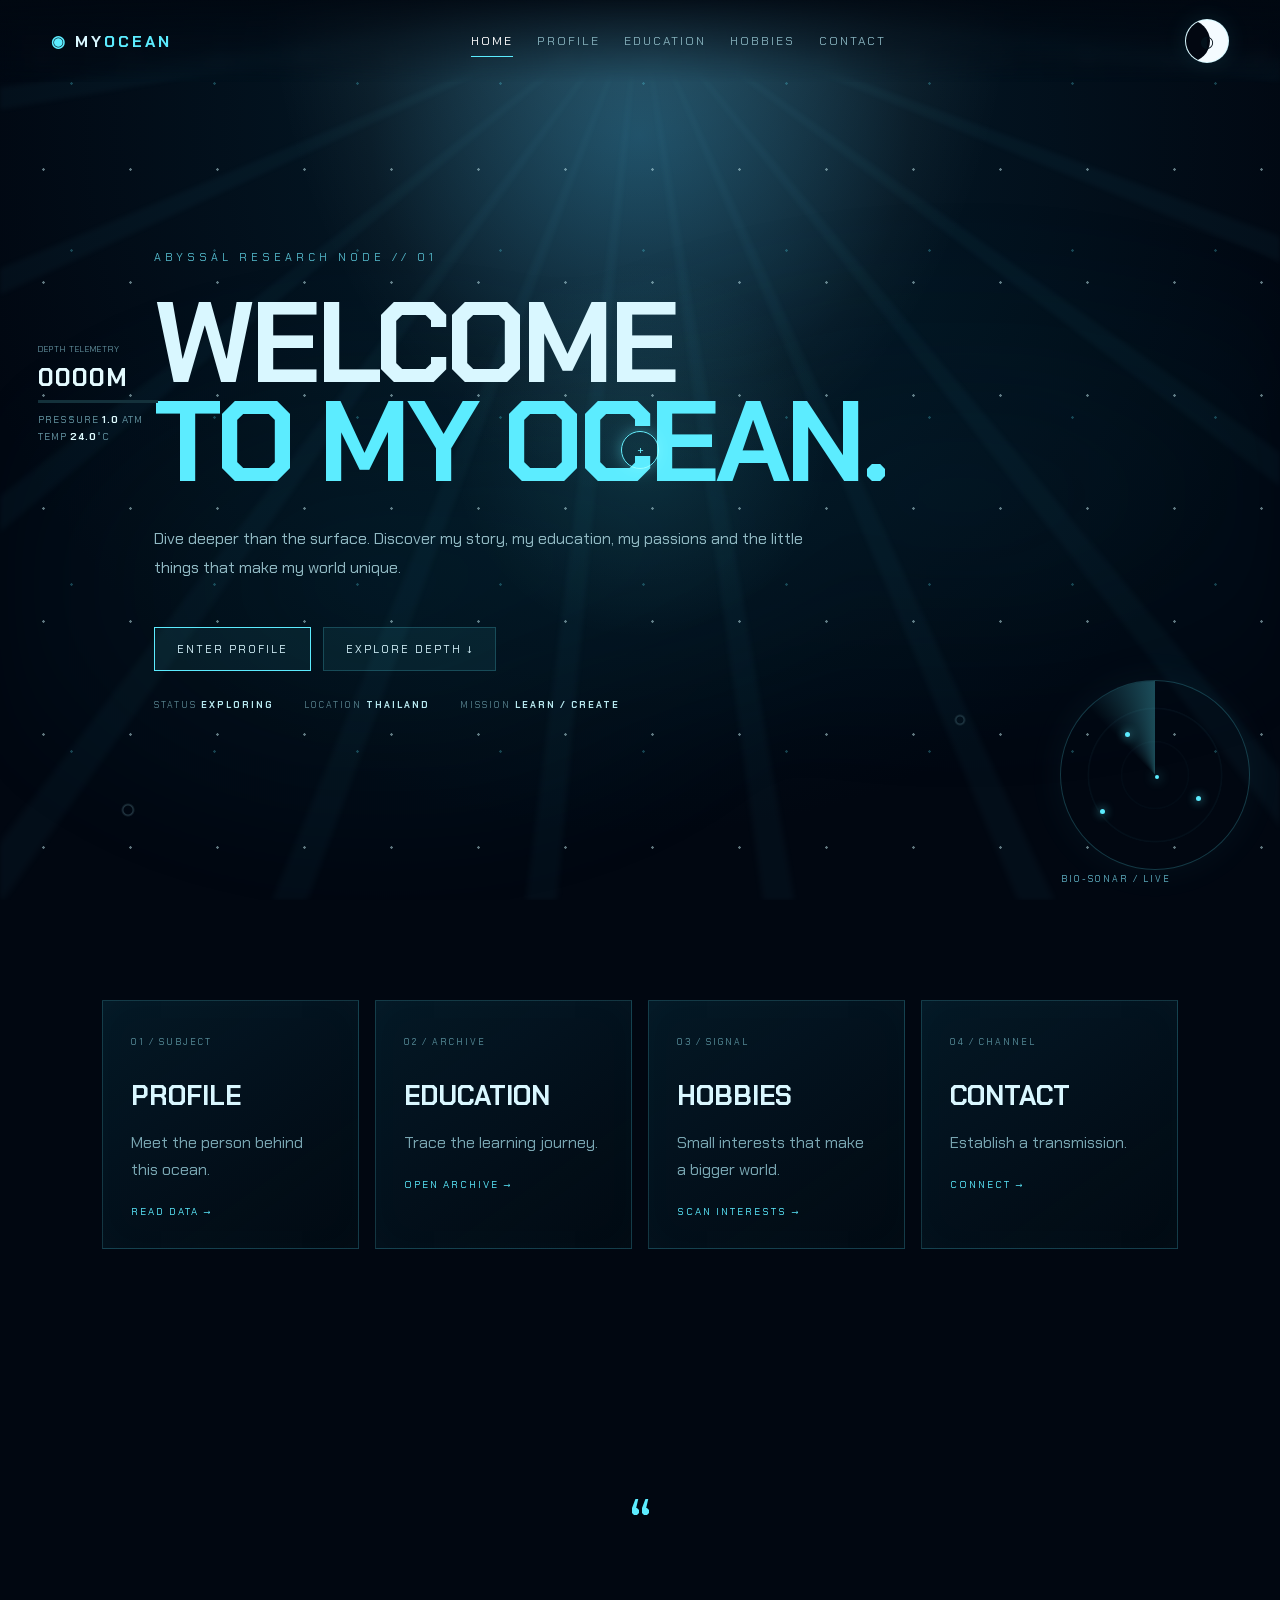
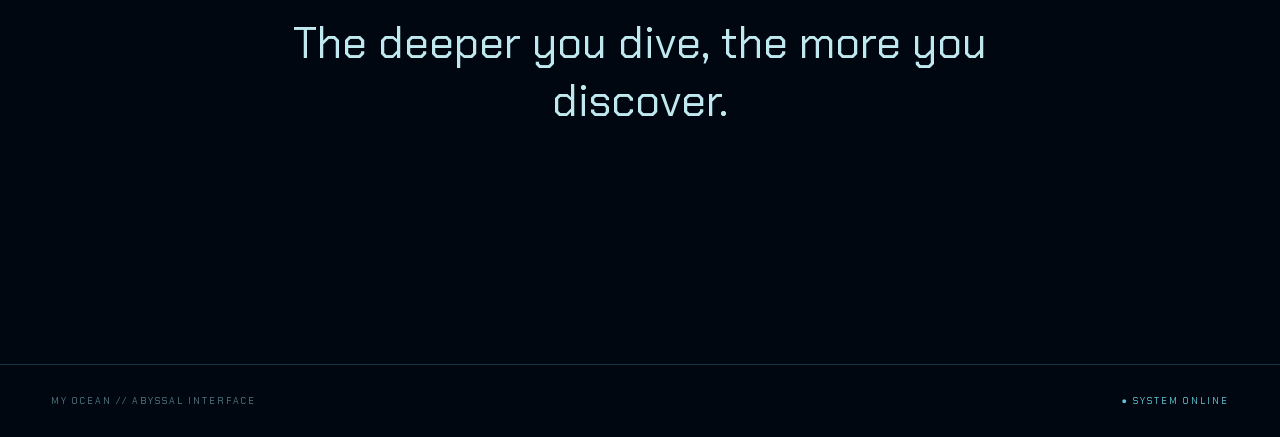
<file: index.html>
<!doctype html>
<html lang="th">
<head>
  <meta charset="utf-8">
  <meta name="viewport" content="width=device-width,initial-scale=1">
  <meta name="theme-color" content="#020812">
  <title>MY OCEAN // ABYSSAL INTERFACE</title>
  <link rel="stylesheet" href="style.css">
  <script src="script.js" defer></script>
</head>

<body class="home-page" data-page="HOME">

<div class="loader" aria-hidden="true">
  <div class="loader-noise"></div>

  <div class="loader-core">
    <div class="sonar-loader"><i></i></div>

    <b class="loader-symbol">◈</b>

    <div class="loader-title">MY OCEAN</div>

    <div class="loader-subtitle">
      ABYSSAL INTERFACE / INITIALIZING
    </div>

    <div class="loader-progress">
      <span></span>
    </div>

    <div class="loader-readout">
      <span id="loadPct">000%</span>
      <span id="loadDepth">DEPTH 0000M</span>
    </div>

    <div class="loader-status" id="loadStatus">
      CALIBRATING SONAR...
    </div>
  </div>
</div>

<div class="cursor">
  <div class="cursor-ring"></div>
  <span>+</span>
</div>

<div class="click-layer"></div>

<div class="ocean-world">

  <div class="sunbeams"></div>
  <div class="water-light"></div>
  <div class="deep-fog"></div>
  <div class="marine-snow"></div>
  <div class="bubbles"></div>

  <!-- สิ่งมีชีวิต -->
  <div class="life" aria-hidden="true"></div>
  <div class="large-entity"></div>

  <!-- SONAR -->
  <div class="sonar">
    <div class="sonar-sweep"></div>
    <i class="blip b1"></i>
    <i class="blip b2"></i>
    <i class="blip b3"></i>
    <span class="sonar-label">BIO-SONAR / LIVE</span>
  </div>

  <!-- SCI-FI -->
  <div class="tech-grid"></div>
  <div class="circuits"></div>

</div>

<header>

  <a class="brand" href="index.html">
    <span>◉</span> MY<span>OCEAN</span>
  </a>

  <nav>
    <a class="active" href="index.html">HOME</a>
    <a href="profile.html">PROFILE</a>
    <a href="education.html">EDUCATION</a>
    <a href="hobby.html">HOBBIES</a>
    <a href="contact.html">CONTACT</a>
  </nav>

  <button class="mode" id="themeButton" aria-label="Toggle mode">
    <span></span>
  </button>

</header>

<aside class="depth">

  <small>DEPTH TELEMETRY</small>

  <strong id="depthValue">0000M</strong>

  <div class="depth-track">
    <i></i>
  </div>

  <div class="depth-meta">
    <span>
      PRESSURE <b id="pressure">1.0</b> ATM
    </span>

    <span>
      TEMP <b id="temp">24.0</b>°C
    </span>
  </div>

</aside>

<main>

<section class="hero">

  <p class="eyebrow">
    ABYSSAL RESEARCH NODE // 01
  </p>

  <h1>
    WELCOME<br>
    <span>TO MY OCEAN.</span>
  </h1>

  <p class="lead">
    Dive deeper than the surface.
    Discover my story, my education,
    my passions and the little things
    that make my world unique.
  </p>

  <div class="actions">

    <a class="btn" href="profile.html">
      ENTER PROFILE
    </a>

    <a class="btn ghost" href="#explore">
      EXPLORE DEPTH ↓
    </a>

  </div>

  <div class="telemetry">

    <span>
      STATUS <b>EXPLORING</b>
    </span>

    <span>
      LOCATION <b>THAILAND</b>
    </span>

    <span>
      MISSION <b>LEARN / CREATE</b>
    </span>

  </div>

</section>

<section id="explore" class="cards">

  <article class="ocean-card">
    <small>01 / SUBJECT</small>
    <h2>PROFILE</h2>
    <p>Meet the person behind this ocean.</p>
    <a href="profile.html">READ DATA →</a>
  </article>

  <article class="ocean-card">
    <small>02 / ARCHIVE</small>
    <h2>EDUCATION</h2>
    <p>Trace the learning journey.</p>
    <a href="education.html">OPEN ARCHIVE →</a>
  </article>

  <article class="ocean-card">
    <small>03 / SIGNAL</small>
    <h2>HOBBIES</h2>
    <p>Small interests that make a bigger world.</p>
    <a href="hobby.html">SCAN INTERESTS →</a>
  </article>

  <article class="ocean-card">
    <small>04 / CHANNEL</small>
    <h2>CONTACT</h2>
    <p>Establish a transmission.</p>
    <a href="contact.html">CONNECT →</a>
  </article>

</section>

<section class="quote">
  <span>“</span>
  <p>The deeper you dive, the more you discover.</p>
</section>

</main>

<footer>
  MY OCEAN // ABYSSAL INTERFACE
  <span>● SYSTEM ONLINE</span>
</footer>

</body>
</html>
</file>
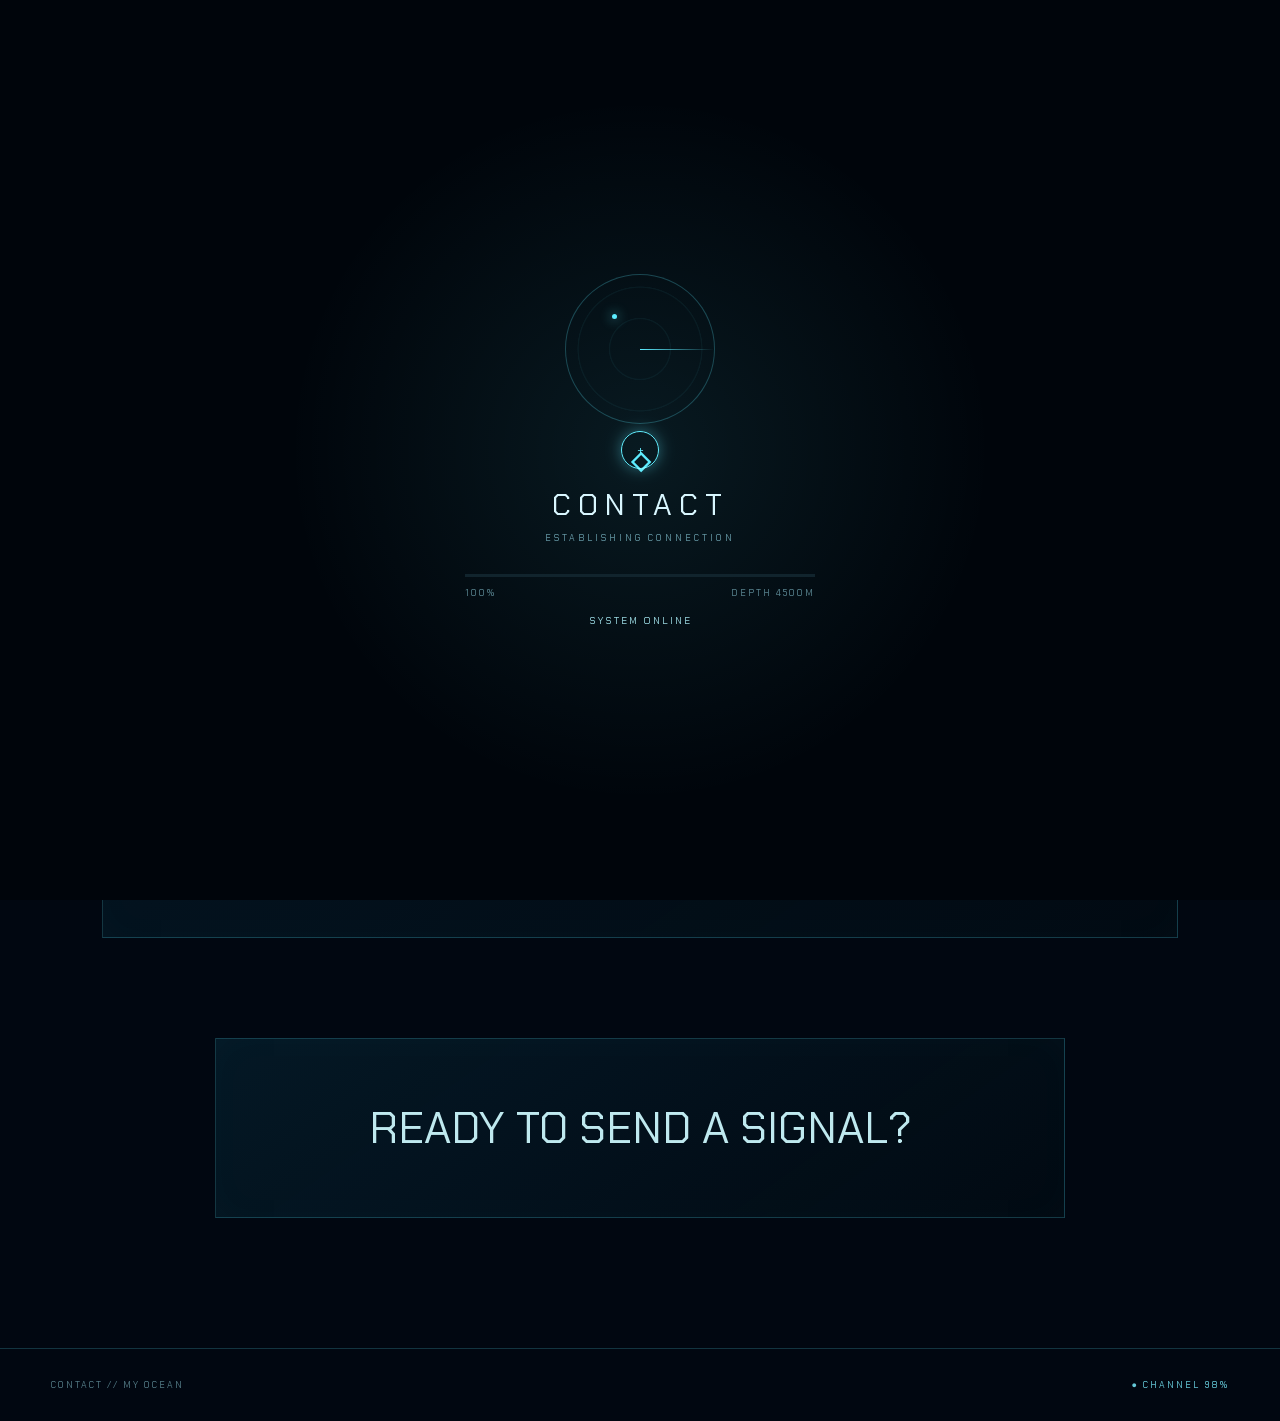
<file: contact.html>
<!doctype html>
<html lang="th">
<head>
  <meta charset="utf-8">
  <meta name="viewport" content="width=device-width,initial-scale=1">
  <title>CONTACT // MY OCEAN</title>
  <link rel="stylesheet" href="style.css">
  <script src="script.js" defer></script>
</head>

<body data-page="CONTACT">

<div class="loader">
  <div class="loader-core">

    <div class="sonar-loader"><i></i></div>

    <b class="loader-symbol">◇</b>

    <div class="loader-title">CONTACT</div>

    <div class="loader-subtitle">
      ESTABLISHING CONNECTION
    </div>

    <div class="loader-progress">
      <span></span>
    </div>

    <div class="loader-readout">
      <span id="loadPct">000%</span>
      <span id="loadDepth">DEPTH 0000M</span>
    </div>

    <div class="loader-status" id="loadStatus">
      OPENING CHANNEL...
    </div>

  </div>
</div>

<div class="cursor">
  <div class="cursor-ring"></div>
  <span>+</span>
</div>

<div class="click-layer"></div>

<div class="ocean-world">

  <div class="sunbeams"></div>
  <div class="water-light"></div>
  <div class="deep-fog"></div>
  <div class="marine-snow"></div>
  <div class="bubbles"></div>

  <div class="life"></div>
  <div class="large-entity"></div>

  <div class="sonar">
    <div class="sonar-sweep"></div>
    <i class="blip b1"></i>
    <i class="blip b2"></i>
    <i class="blip b3"></i>
    <span class="sonar-label">BIO-SONAR / LIVE</span>
  </div>

  <div class="tech-grid"></div>
  <div class="circuits"></div>

</div>

<header>

  <a class="brand" href="index.html">
    <span>◉</span> MY<span>OCEAN</span>
  </a>

  <nav>
    <a href="index.html">HOME</a>
    <a href="profile.html">PROFILE</a>
    <a href="education.html">EDUCATION</a>
    <a href="hobby.html">HOBBIES</a>
    <a class="active" href="contact.html">CONTACT</a>
  </nav>

  <button class="mode" id="themeButton">
    <span></span>
  </button>

</header>

<aside class="depth">

  <small>DEPTH TELEMETRY</small>

  <strong id="depthValue">0000M</strong>

  <div class="depth-track">
    <i></i>
  </div>

  <div class="depth-meta">
    <span>
      PRESSURE <b id="pressure">1.0</b> ATM
    </span>

    <span>
      TEMP <b id="temp">24.0</b>°C
    </span>
  </div>

</aside>

<main>

<section class="page-head">

  <p class="eyebrow">
    TRANSMISSION CONSOLE // 05
  </p>

  <h1>
    LET'S <span>CONNECT.</span>
  </h1>

  <p>
    Open a channel and send a signal across the abyss.
  </p>

</section>

<section class="contact-console panel reveal">

  <div class="console-head">
    <span>● CHANNEL READY</span>
    <b>SECURE TRANSMISSION</b>
  </div>

  <div class="contact-grid">

    <a
      class="contact-card tilt"
      href="mailto:gamhom181154@gmail.com"
    >
      <small>EMAIL</small>

      <h2>
        gamhom181154<br>
        @gmail.com
      </h2>

      <span>SEND TRANSMISSION →</span>
    </a>

    <div class="contact-card tilt">

      <small>PORTFOLIO</small>

      <h2>MY OCEAN</h2>

      <span>ABYSSAL INTERFACE</span>

    </div>

    <div class="contact-card tilt">

      <small>SOCIAL SIGNAL</small>

      <h2>Supitchaya_Butta</h2>

      <span>SIGNAL STRENGTH 98%</span>

    </div>

  </div>

  <div class="signal">

    <div class="signal-wave"></div>

    <div class="bars">
      <i></i>
      <i></i>
      <i></i>
      <i></i>
      <i></i>
      <i></i>
      <i></i>
    </div>

    <b>98%</b>

  </div>

</section>

<section class="quote panel reveal">
  READY TO SEND A SIGNAL?
</section>

</main>

<footer>
  CONTACT // MY OCEAN
  <span>● CHANNEL 98%</span>
</footer>

</body>
</html>
</file>
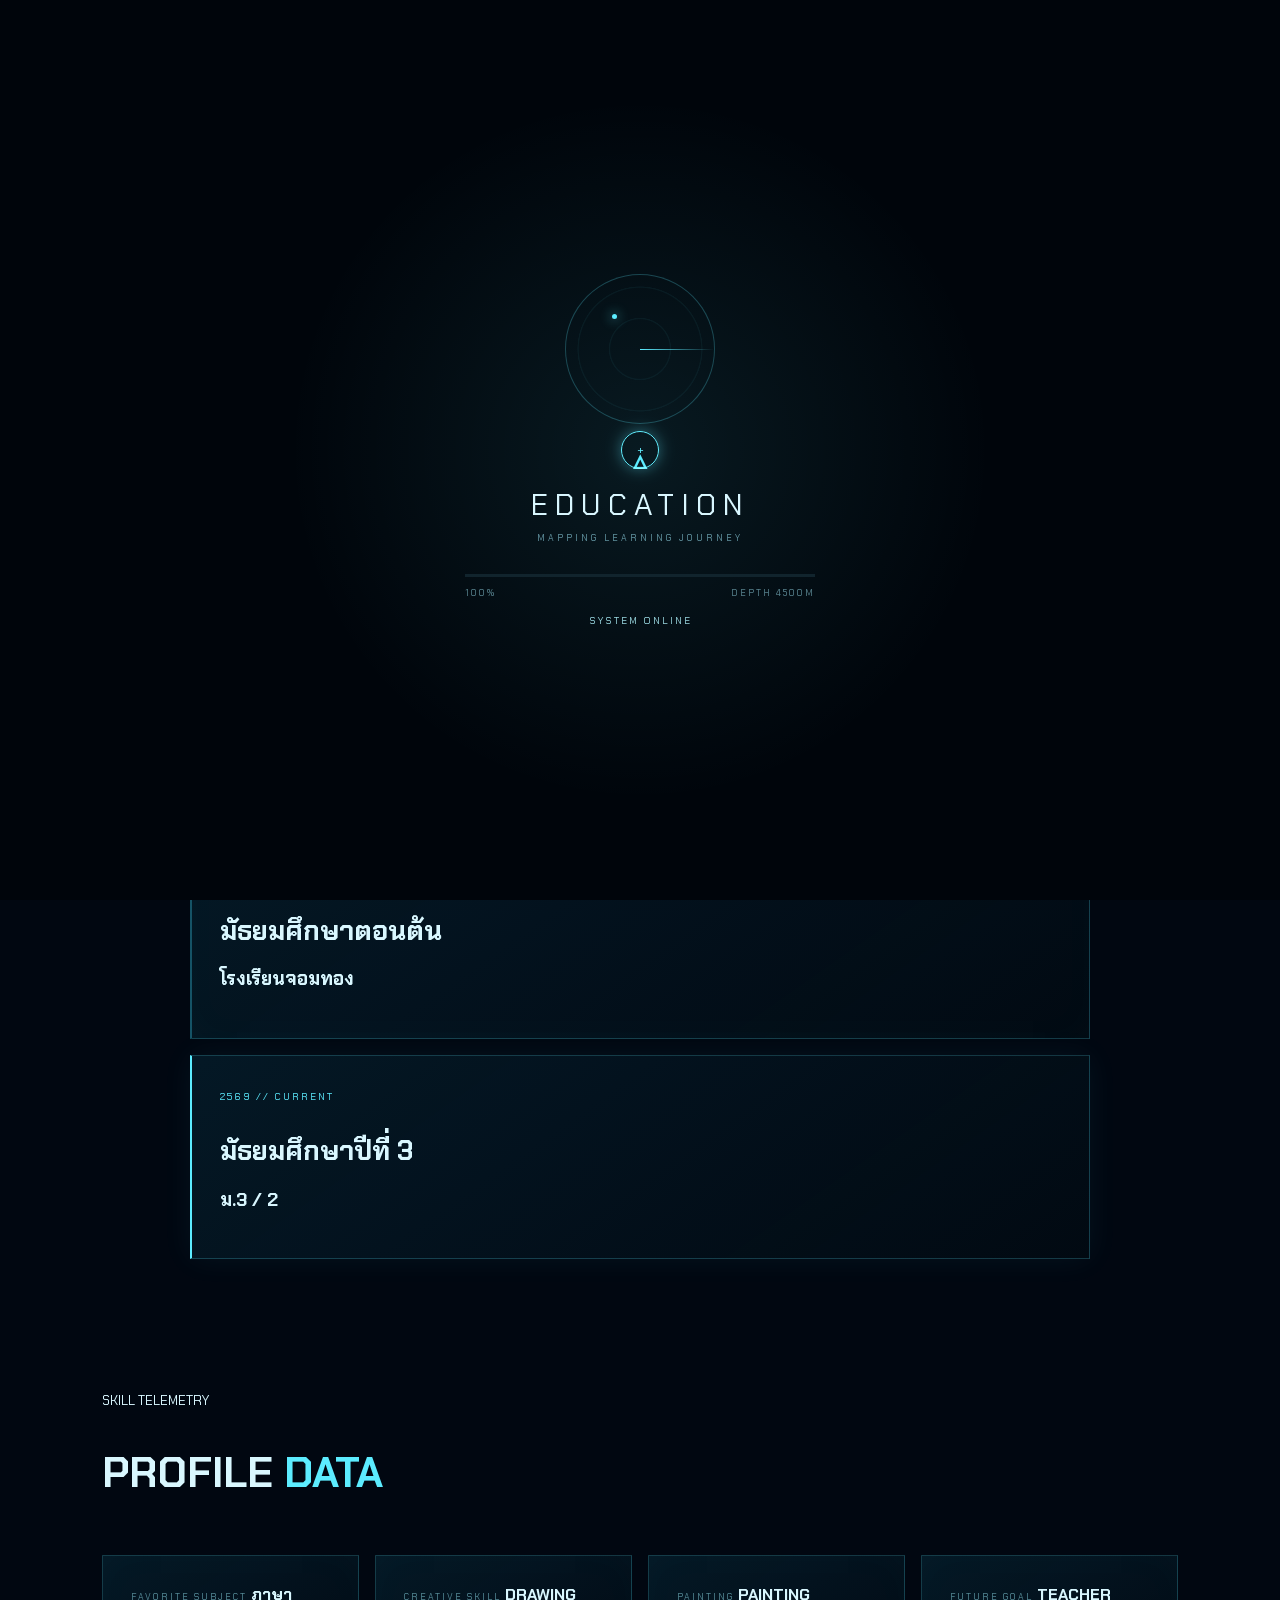
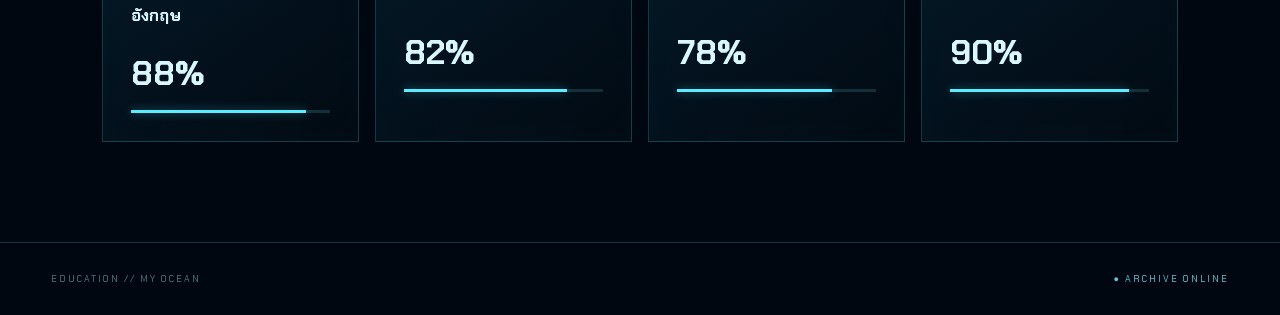
<file: education.html>
<!doctype html>
<html lang="th">
<head>
  <meta charset="utf-8">
  <meta name="viewport" content="width=device-width,initial-scale=1">
  <title>EDUCATION // MY OCEAN</title>
  <link rel="stylesheet" href="style.css">
  <script src="script.js" defer></script>
</head>

<body data-page="EDUCATION">

<div class="loader">
  <div class="loader-core">

    <div class="sonar-loader"><i></i></div>

    <b class="loader-symbol">△</b>

    <div class="loader-title">EDUCATION</div>

    <div class="loader-subtitle">
      MAPPING LEARNING JOURNEY
    </div>

    <div class="loader-progress">
      <span></span>
    </div>

    <div class="loader-readout">
      <span id="loadPct">000%</span>
      <span id="loadDepth">DEPTH 0000M</span>
    </div>

    <div class="loader-status" id="loadStatus">
      LOADING ARCHIVE...
    </div>

  </div>
</div>

<div class="cursor">
  <div class="cursor-ring"></div>
  <span>+</span>
</div>

<div class="click-layer"></div>

<div class="ocean-world">

  <div class="sunbeams"></div>
  <div class="water-light"></div>
  <div class="deep-fog"></div>
  <div class="marine-snow"></div>
  <div class="bubbles"></div>

  <div class="life"></div>
  <div class="large-entity"></div>

  <div class="sonar">
    <div class="sonar-sweep"></div>
    <i class="blip b1"></i>
    <i class="blip b2"></i>
    <i class="blip b3"></i>
    <span class="sonar-label">BIO-SONAR / LIVE</span>
  </div>

  <div class="tech-grid"></div>
  <div class="circuits"></div>

</div>

<header>

  <a class="brand" href="index.html">
    <span>◉</span> MY<span>OCEAN</span>
  </a>

  <nav>
    <a href="index.html">HOME</a>
    <a href="profile.html">PROFILE</a>
    <a class="active" href="education.html">EDUCATION</a>
    <a href="hobby.html">HOBBIES</a>
    <a href="contact.html">CONTACT</a>
  </nav>

  <button class="mode" id="themeButton">
    <span></span>
  </button>

</header>

<aside class="depth">

  <small>DEPTH TELEMETRY</small>

  <strong id="depthValue">0000M</strong>

  <div class="depth-track">
    <i></i>
  </div>

  <div class="depth-meta">
    <span>
      PRESSURE <b id="pressure">1.0</b> ATM
    </span>

    <span>
      TEMP <b id="temp">24.0</b>°C
    </span>
  </div>

</aside>

<main>

<section class="page-head">

  <p class="eyebrow">
    KNOWLEDGE ARCHIVE // 03
  </p>

  <h1>
    MY LEARNING <span>JOURNEY.</span>
  </h1>

  <p>
    Every level is another layer beneath the surface.
  </p>

</section>

<section class="timeline">

  <article class="panel reveal">
    <span>2561 — 2567</span>
    <h2>ประถมศึกษา</h2>
    <h3>โรงเรียนศรีจอมทอง</h3>
  </article>

  <article class="panel reveal">
    <span>2567 — 2568</span>
    <h2>มัธยมศึกษาตอนต้น</h2>
    <h3>โรงเรียนจอมทอง</h3>
  </article>

  <article class="panel current reveal">
    <span>2569 // CURRENT</span>
    <h2>มัธยมศึกษาปีที่ 3</h2>
    <h3>ม.3 / 2</h3>
  </article>

</section>

<section>

  <div class="section-title">

    <small>SKILL TELEMETRY</small>

    <h2>
      PROFILE <span>DATA</span>
    </h2>

  </div>

  <div class="stats">

    <article class="panel">
      <small>FAVORITE SUBJECT</small>
      <b>ภาษาอังกฤษ</b>
      <strong>88%</strong>
      <i style="--v:88%"></i>
    </article>

    <article class="panel">
      <small>CREATIVE SKILL</small>
      <b>DRAWING</b>
      <strong>82%</strong>
      <i style="--v:82%"></i>
    </article>

    <article class="panel">
      <small>PAINTING</small>
      <b>PAINTING</b>
      <strong>78%</strong>
      <i style="--v:78%"></i>
    </article>

    <article class="panel">
      <small>FUTURE GOAL</small>
      <b>TEACHER</b>
      <strong>90%</strong>
      <i style="--v:90%"></i>
    </article>

  </div>

</section>

</main>

<footer>
  EDUCATION // MY OCEAN
  <span>● ARCHIVE ONLINE</span>
</footer>

</body>
</html>
</file>
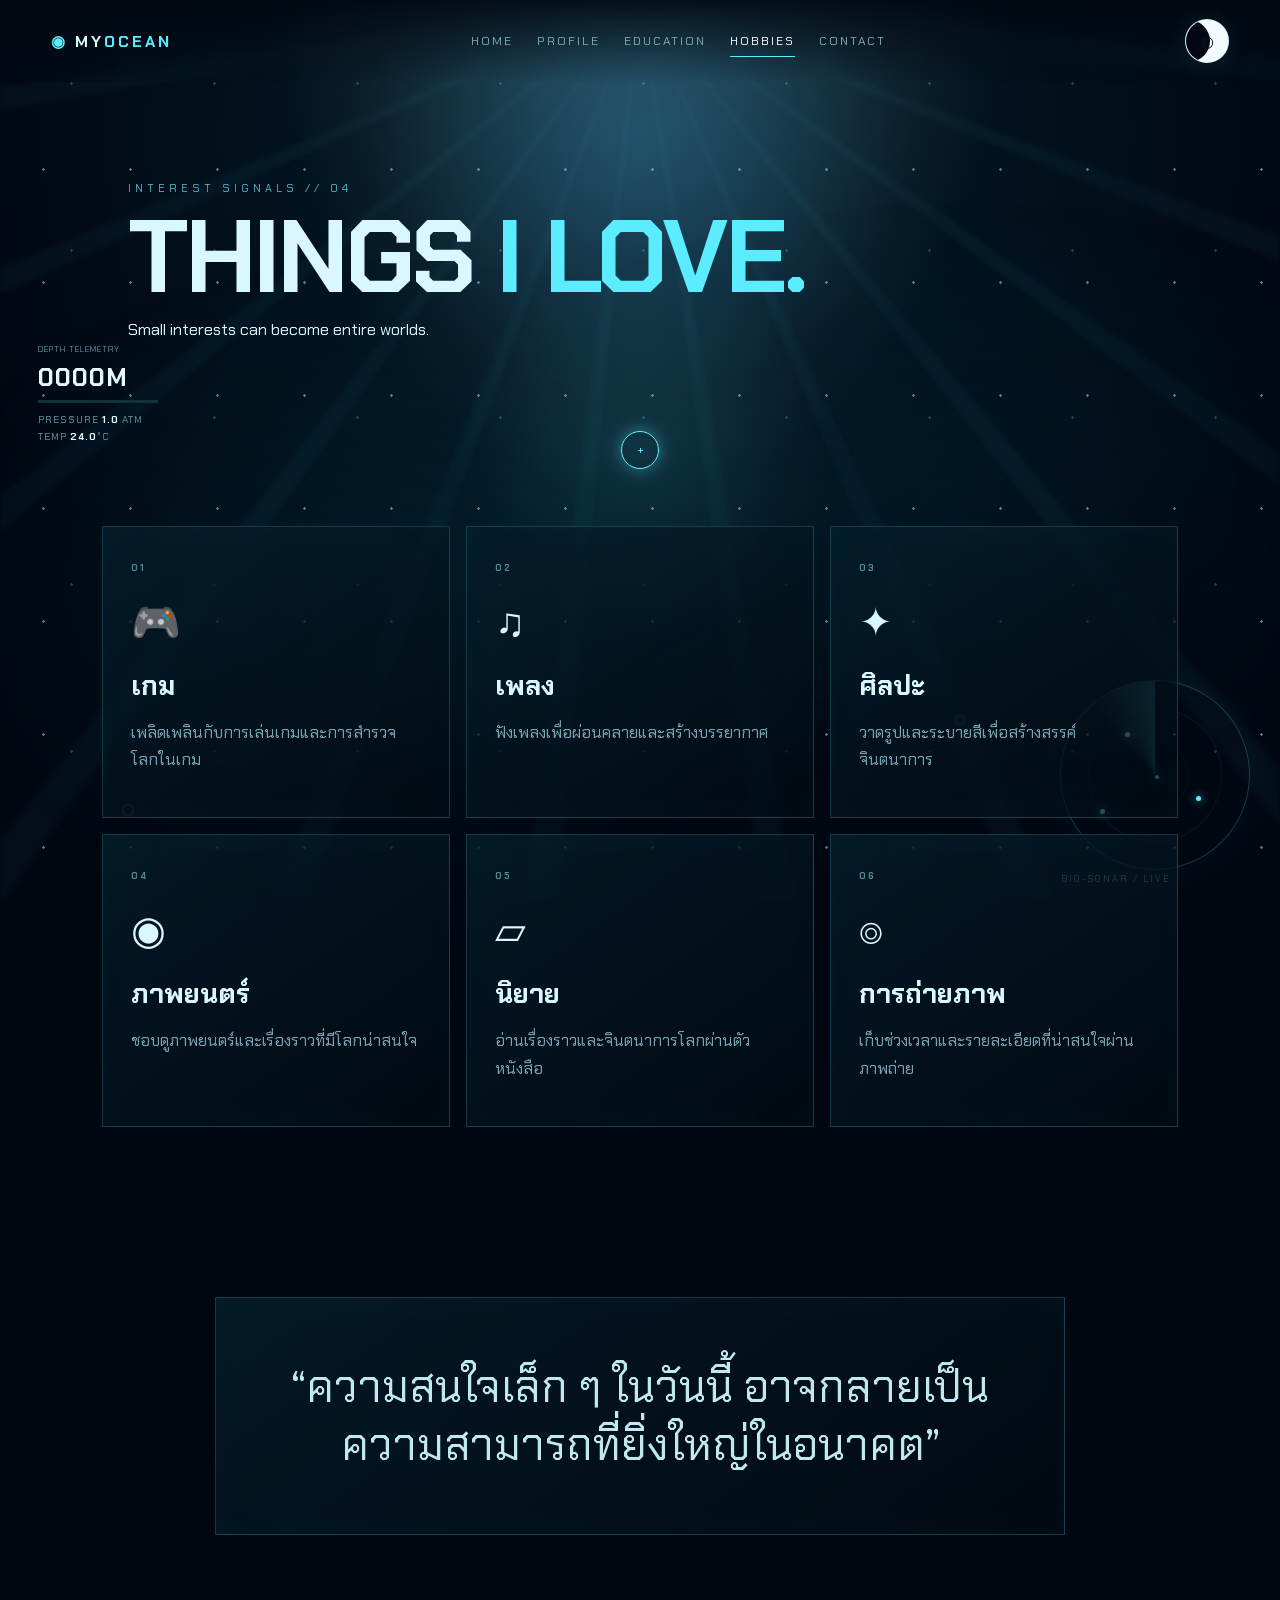
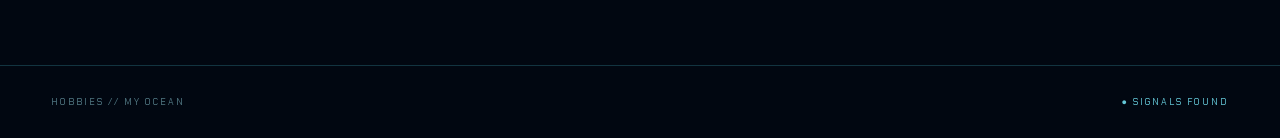
<file: hobbies.html>
<!doctype html>
<html lang="th">
<head>
  <meta charset="utf-8">
  <meta name="viewport" content="width=device-width,initial-scale=1">
  <title>HOBBIES // MY OCEAN</title>
  <link rel="stylesheet" href="style.css">
  <script src="script.js" defer></script>
</head>

<body data-page="HOBBIES">

<div class="loader">
  <div class="loader-core">

    <div class="sonar-loader"><i></i></div>

    <b class="loader-symbol">✦</b>

    <div class="loader-title">HOBBIES</div>

    <div class="loader-subtitle">
      SCANNING INTEREST DATABASE
    </div>

    <div class="loader-progress">
      <span></span>
    </div>

    <div class="loader-readout">
      <span id="loadPct">000%</span>
      <span id="loadDepth">DEPTH 0000M</span>
    </div>

    <div class="loader-status" id="loadStatus">
      SCANNING SIGNALS...
    </div>

  </div>
</div>

<div class="cursor">
  <div class="cursor-ring"></div>
  <span>+</span>
</div>

<div class="click-layer"></div>

<div class="ocean-world">

  <div class="sunbeams"></div>
  <div class="water-light"></div>
  <div class="deep-fog"></div>
  <div class="marine-snow"></div>
  <div class="bubbles"></div>

  <div class="life"></div>
  <div class="large-entity"></div>

  <div class="sonar">
    <div class="sonar-sweep"></div>
    <i class="blip b1"></i>
    <i class="blip b2"></i>
    <i class="blip b3"></i>
    <span class="sonar-label">BIO-SONAR / LIVE</span>
  </div>

  <div class="tech-grid"></div>
  <div class="circuits"></div>

</div>

<header>

  <a class="brand" href="index.html">
    <span>◉</span> MY<span>OCEAN</span>
  </a>

  <nav>
    <a href="index.html">HOME</a>
    <a href="profile.html">PROFILE</a>
    <a href="education.html">EDUCATION</a>
    <a class="active" href="hobby.html">HOBBIES</a>
    <a href="contact.html">CONTACT</a>
  </nav>

  <button class="mode" id="themeButton">
    <span></span>
  </button>

</header>

<aside class="depth">

  <small>DEPTH TELEMETRY</small>

  <strong id="depthValue">0000M</strong>

  <div class="depth-track">
    <i></i>
  </div>

  <div class="depth-meta">
    <span>
      PRESSURE <b id="pressure">1.0</b> ATM
    </span>

    <span>
      TEMP <b id="temp">24.0</b>°C
    </span>
  </div>

</aside>

<main>

<section class="page-head">

  <p class="eyebrow">
    INTEREST SIGNALS // 04
  </p>

  <h1>
    THINGS <span>I LOVE.</span>
  </h1>

  <p>
    Small interests can become entire worlds.
  </p>

</section>

<section class="hobbies">

  <article class="hobby tilt reveal">
    <b>01</b>
    <div>🎮</div>
    <h2>เกม</h2>
    <p>
      เพลิดเพลินกับการเล่นเกมและการสำรวจโลกในเกม
    </p>
  </article>

  <article class="hobby tilt reveal">
    <b>02</b>
    <div>♫</div>
    <h2>เพลง</h2>
    <p>
      ฟังเพลงเพื่อผ่อนคลายและสร้างบรรยากาศ
    </p>
  </article>

  <article class="hobby tilt reveal">
    <b>03</b>
    <div>✦</div>
    <h2>ศิลปะ</h2>
    <p>
      วาดรูปและระบายสีเพื่อสร้างสรรค์จินตนาการ
    </p>
  </article>

  <article class="hobby tilt reveal">
    <b>04</b>
    <div>◉</div>
    <h2>ภาพยนตร์</h2>
    <p>
      ชอบดูภาพยนตร์และเรื่องราวที่มีโลกน่าสนใจ
    </p>
  </article>

  <article class="hobby tilt reveal">
    <b>05</b>
    <div>▱</div>
    <h2>นิยาย</h2>
    <p>
      อ่านเรื่องราวและจินตนาการโลกผ่านตัวหนังสือ
    </p>
  </article>

  <article class="hobby tilt reveal">
    <b>06</b>
    <div>⌾</div>
    <h2>การถ่ายภาพ</h2>
    <p>
      เก็บช่วงเวลาและรายละเอียดที่น่าสนใจผ่านภาพถ่าย
    </p>
  </article>

</section>

<section class="quote panel reveal">
  “ความสนใจเล็ก ๆ ในวันนี้
  อาจกลายเป็นความสามารถที่ยิ่งใหญ่ในอนาคต”
</section>

</main>

<footer>
  HOBBIES // MY OCEAN
  <span>● SIGNALS FOUND</span>
</footer>

</body>
</html>
</file>
<file: style.css>
@import url('https://fonts.googleapis.com/css2?family=Chakra+Petch:wght@300;400;500;600;700&family=Noto+Sans+Thai:wght@300;400;500;600;700&display=swap');

:root{
  --bg:#010711;
  --ink:#d9f7ff;
  --muted:#79a9b8;
  --cyan:#5cecff;
  --cyan2:#159bb7;
  --line:rgba(92,236,255,.2);
  --panel:rgba(2,18,31,.72);
  --mx:50vw;
  --my:50vh;
}

*{
  box-sizing:border-box;
}

html{
  scroll-behavior:smooth;
}

body{
  margin:0;
  background:var(--bg);
  color:var(--ink);
  font-family:'Chakra Petch','Noto Sans Thai',sans-serif;
  min-height:100vh;
  overflow-x:hidden;
}

a{
  color:inherit;
  text-decoration:none;
}

button{
  font:inherit;
}

/* =========================
   OCEAN WORLD
========================= */

.ocean-world{
  position:fixed;
  inset:0;
  z-index:-2;
  overflow:hidden;
  background:
    radial-gradient(
      circle at 50% 15%,
      #0a3b55 0,
      #031522 27%,
      #010711 70%
    );
}

.ocean-world:before{
  content:"";
  position:absolute;
  inset:0;
  background:
    radial-gradient(
      circle at var(--mx) var(--my),
      rgba(92,236,255,.12),
      transparent 24%
    );
  pointer-events:none;
}

.water-light{
  position:absolute;
  inset:0;
  background:
    radial-gradient(
      ellipse at 50% -10%,
      rgba(195,248,255,.25),
      transparent 42%
    );
  opacity:.8;
}

.sunbeams{
  position:absolute;
  inset:0;
  background:
    repeating-conic-gradient(
      from 210deg at 50% 0,
      transparent 0 5deg,
      rgba(104,224,255,.035) 5.5deg 7deg,
      transparent 7.5deg 15deg
    );
  filter:blur(2px);
  transform-origin:50% 0;
  animation:beams 10s ease-in-out infinite alternate;
}

.deep-fog{
  position:absolute;
  inset:0;
  background:
    radial-gradient(
      ellipse at 30% 65%,
      rgba(12,105,127,.13),
      transparent 38%
    ),
    radial-gradient(
      ellipse at 75% 55%,
      rgba(7,78,100,.12),
      transparent 40%
    );
  filter:blur(25px);
  animation:fog 12s ease-in-out infinite alternate;
}

/* marine snow */

.marine-snow{
  position:absolute;
  inset:0;
  opacity:.7;
  background-image:
    radial-gradient(
      circle,
      rgba(210,250,255,.65) 0 1px,
      transparent 1.5px
    ),
    radial-gradient(
      circle,
      rgba(92,236,255,.35) 0 1px,
      transparent 1.5px
    );
  background-size:87px 113px,143px 167px;
  animation:snow 18s linear infinite;
}

/* bubbles */

.bubbles{
  position:absolute;
  inset:0;
  background-image:
    radial-gradient(
      circle at 10% 90%,
      transparent 0 4px,
      rgba(170,240,255,.2) 5px,
      transparent 7px
    ),
    radial-gradient(
      circle at 75% 80%,
      transparent 0 3px,
      rgba(170,240,255,.18) 4px,
      transparent 6px
    );
  animation:bubbles 16s linear infinite;
}

/* =========================
   LIVING CREATURES
========================= */

.life:before,
.life:after{
  content:"";
  position:absolute;
  width:90px;
  height:32px;
  border-radius:50%;
  background:
    radial-gradient(
      circle at 70% 50%,
      #9bfaff 0 3px,
      transparent 4px
    ),
    linear-gradient(
      90deg,
      transparent,
      #64dcec,
      transparent
    );
  filter:drop-shadow(0 0 8px #3de5ff);
  opacity:.25;
}

.life:before{
  left:-10%;
  top:35%;
  animation:fish 19s linear infinite;
}

.life:after{
  left:-20%;
  top:58%;
  transform:scale(.65);
  animation:fish 25s linear 4s infinite;
}

/* giant distant creature */

.large-entity:before{
  content:"";
  position:absolute;
  width:420px;
  height:150px;
  left:-450px;
  top:28%;
  border-radius:50%;
  background:
    radial-gradient(
      ellipse at 70% 50%,
      rgba(135,227,241,.12),
      transparent 60%
    );
  filter:blur(7px);
  animation:giant 32s linear 5s infinite;
}

/* =========================
   SONAR
========================= */

.sonar{
  position:absolute;
  right:30px;
  bottom:30px;
  width:190px;
  height:190px;
  border:1px solid rgba(92,236,255,.22);
  border-radius:50%;
  background:
    radial-gradient(
      circle,
      transparent 0 24%,
      rgba(92,236,255,.025) 25% 25.5%,
      transparent 26% 49%,
      rgba(92,236,255,.04) 50% 50.5%,
      transparent 51%
    );
  box-shadow:0 0 40px rgba(92,236,255,.05);
}

.sonar:after{
  content:"";
  position:absolute;
  inset:50%;
  width:4px;
  height:4px;
  background:var(--cyan);
  border-radius:50%;
  box-shadow:0 0 12px var(--cyan);
}

.sonar-sweep{
  position:absolute;
  inset:0;
  border-radius:50%;
  background:
    conic-gradient(
      from 0deg,
      transparent 0 315deg,
      rgba(92,236,255,.3) 360deg
    );
  animation:radar 3.5s linear infinite;
}

.blip{
  position:absolute;
  width:5px;
  height:5px;
  border-radius:50%;
  background:var(--cyan);
  box-shadow:0 0 10px var(--cyan);
  animation:blip 2s infinite;
}

.b1{
  left:34%;
  top:27%;
}

.b2{
  left:72%;
  top:61%;
  animation-delay:.8s;
}

.b3{
  left:21%;
  top:68%;
  animation-delay:1.4s;
}

.sonar-label{
  position:absolute;
  left:0;
  top:102%;
  font-size:9px;
  letter-spacing:2px;
  color:#5caabd;
  white-space:nowrap;
}

/* =========================
   SCI-FI MODE
========================= */

.tech-grid{
  position:absolute;
  inset:0;
  opacity:0;
  transform:
    perspective(500px)
    rotateX(64deg)
    translateY(32%);
  background-image:
    linear-gradient(
      var(--line) 1px,
      transparent 1px
    ),
    linear-gradient(
      90deg,
      var(--line) 1px,
      transparent 1px
    );
  background-size:55px 55px;
  mask-image:
    linear-gradient(
      transparent,
      #000 35%,
      #000
    );
}

.circuits{
  position:absolute;
  inset:0;
  opacity:0;
  background-image:
    linear-gradient(
      90deg,
      transparent 0 9%,
      rgba(92,236,255,.08) 9% 9.2%,
      transparent 9.2% 100%
    ),
    linear-gradient(
      rgba(92,236,255,.05) 1px,
      transparent 1px
    );
  background-size:240px 100%,100% 90px;
}

.surface-mode .tech-grid{
  opacity:1;
}

.surface-mode .circuits{
  opacity:1;
}

.surface-mode .ocean-world{
  background:
    radial-gradient(
      circle at 50% 50%,
      #062a3a,
      #020914 65%,
      #00040a
    );
}

/* =========================
   HEADER
========================= */

header{
  position:fixed;
  top:0;
  left:0;
  right:0;
  height:82px;
  display:flex;
  align-items:center;
  justify-content:space-between;
  padding:0 4vw;
  z-index:20;
  background:
    linear-gradient(
      180deg,
      rgba(1,8,17,.88),
      transparent
    );
  backdrop-filter:blur(8px);
}

.brand{
  font-weight:700;
  letter-spacing:3px;
}

.brand>span{
  color:var(--cyan);
}

nav{
  display:flex;
  gap:24px;
  font-size:12px;
  letter-spacing:2px;
}

nav a{
  color:#83aeb9;
  position:relative;
}

nav a:after{
  content:"";
  position:absolute;
  left:0;
  right:100%;
  bottom:-8px;
  height:1px;
  background:var(--cyan);
  transition:.3s;
}

nav a:hover:after,
nav .active:after{
  right:0;
}

nav .active{
  color:#fff;
}

/* mode switch */

.mode{
  width:44px;
  height:44px;
  border:1px solid var(--line);
  border-radius:50%;
  background:#f4fbff;
  position:relative;
  cursor:pointer;
  overflow:hidden;
  box-shadow:
    0 0 25px rgba(92,236,255,.1);
}

.mode span{
  position:absolute;
  inset:0;
  background:#020711;
  border-radius:50%;
  transform:translateX(-18px);
  transition:.4s;
}

.surface-mode .mode span{
  transform:translateX(18px);
}

.mode:before{
  content:"◐";
  position:absolute;
  z-index:2;
  inset:0;
  display:grid;
  place-items:center;
  color:#03101a;
}

/* =========================
   DEPTH
========================= */

.depth{
  position:fixed;
  left:3vw;
  top:38%;
  z-index:10;
  width:120px;
  color:#6696a4;
  font-size:10px;
  letter-spacing:1px;
}

.depth strong{
  display:block;
  color:#e4fbff;
  font-size:25px;
  margin:6px 0;
}

.depth-track{
  height:3px;
  background:#14313b;
  overflow:hidden;
}

.depth-track i{
  display:block;
  width:0;
  height:100%;
  background:var(--cyan);
  transition:width .15s;
}

.depth-meta{
  display:grid;
  gap:4px;
  margin-top:10px;
}

.depth-meta b{
  color:#dffcff;
}

/* =========================
   HERO
========================= */

.hero{
  min-height:100vh;
  display:flex;
  flex-direction:column;
  justify-content:center;
  padding:130px 12vw 80px;
}

.eyebrow,
.page-head .eyebrow{
  font-size:11px;
  letter-spacing:4px;
  color:#54b9cb;
}

.hero h1,
.page-head h1{
  font-size:clamp(48px,9vw,128px);
  line-height:.86;
  margin:18px 0;
  letter-spacing:-4px;
}

.hero h1 span,
.page-head h1 span,
h2 span{
  color:var(--cyan);
}

.lead{
  max-width:650px;
  color:#91b9c3;
  line-height:1.8;
}

.actions{
  display:flex;
  gap:12px;
  margin:28px 0;
}

.btn{
  border:1px solid var(--cyan);
  padding:14px 22px;
  font-size:11px;
  letter-spacing:2px;
  background:rgba(92,236,255,.07);
  transition:.3s;
}

.btn:hover{
  background:var(--cyan);
  color:#001018;
  box-shadow:0 0 30px rgba(92,236,255,.3);
}

.btn.ghost{
  border-color:var(--line);
}

.telemetry{
  display:flex;
  gap:30px;
  color:#547d89;
  font-size:9px;
  letter-spacing:2px;
}

.telemetry b{
  color:#b8e9f0;
}

/* =========================
   CARDS
========================= */

.cards,
.profile-grid,
.timeline,
.stats,
.hobbies{
  width:min(1100px,84vw);
  margin:0 auto;
  padding:100px 0;
  display:grid;
  gap:16px;
}

.cards{
  grid-template-columns:repeat(4,1fr);
}

.ocean-card,
.panel,
.hobby{
  background:
    linear-gradient(
      145deg,
      rgba(5,29,43,.8),
      rgba(2,11,19,.68)
    );
  border:1px solid var(--line);
  padding:28px;
  position:relative;
  overflow:hidden;
  box-shadow:
    inset 0 0 40px rgba(92,236,255,.02);
  transition:.35s;
}

.ocean-card:before,
.panel:before,
.hobby:before{
  content:"";
  position:absolute;
  inset:0;
  background:
    linear-gradient(
      110deg,
      transparent 35%,
      rgba(92,236,255,.08) 50%,
      transparent 65%
    );
  transform:translateX(-120%);
  transition:.8s;
}

.ocean-card:hover:before,
.panel:hover:before,
.hobby:hover:before{
  transform:translateX(120%);
}

.ocean-card:hover,
.panel:hover,
.hobby:hover{
  transform:translateY(-5px);
  border-color:rgba(92,236,255,.55);
  box-shadow:
    0 15px 50px rgba(0,0,0,.3),
    0 0 25px rgba(92,236,255,.06);
}

.ocean-card small,
.panel small,
.hobby>b{
  color:#548996;
  font-size:9px;
  letter-spacing:2px;
}

.ocean-card h2,
.panel h2,
.hobby h2{
  font-size:27px;
  margin:28px 0 10px;
}

.ocean-card p,
.panel p,
.hobby p{
  color:#79a6b2;
  line-height:1.7;
}

.ocean-card a{
  color:var(--cyan);
  font-size:10px;
  letter-spacing:2px;
}

.quote{
  width:min(850px,80vw);
  margin:70px auto 130px;
  text-align:center;
  padding:60px;
  font-size:clamp(22px,4vw,44px);
  color:#bfe9ef;
}

.quote span{
  font-size:70px;
  color:var(--cyan);
}

/* =========================
   PAGE HEAD
========================= */

.page-head{
  padding:170px 10vw 70px;
}

.page-head h1{
  font-size:clamp(50px,8vw,105px);
}

/* =========================
   PROFILE
========================= */

.profile-grid{
  grid-template-columns:.85fr 1.15fr;
  align-items:stretch;
}

.photo-card{
  min-height:520px;
  position:relative;
  border:1px solid var(--line);
  overflow:hidden;
  background:#02101b;
}

.photo-card img{
  width:100%;
  height:100%;
  object-fit:cover;
  display:block;
  filter:saturate(.8) contrast(1.05);
  transition:.6s;
}

.photo-card:hover img{
  transform:scale(1.04);
}

.scan{
  position:absolute;
  z-index:2;
  left:0;
  right:0;
  top:0;
  height:2px;
  background:var(--cyan);
  box-shadow:0 0 15px var(--cyan);
  animation:scan 4s linear infinite;
}

.photo-hud{
  position:absolute;
  z-index:3;
  bottom:0;
  left:0;
  right:0;
  padding:18px;
  background:
    linear-gradient(
      transparent,
      rgba(0,6,12,.9)
    );
  font-size:9px;
  letter-spacing:2px;
}

.photo-hud b{
  color:var(--cyan);
}

.nickname{
  color:var(--cyan)!important;
}

.info-grid{
  display:grid;
  grid-template-columns:repeat(2,1fr);
  gap:10px;
  margin-top:30px;
}

.info-grid>div{
  padding:16px;
  border:1px solid rgba(92,236,255,.1);
}

.info-grid b{
  display:block;
  margin-top:7px;
}

.about{
  width:min(1100px,84vw);
  margin:0 auto 120px;
}

/* =========================
   EDUCATION
========================= */

.timeline{
  max-width:900px;
}

.timeline .panel{
  border-left:2px solid #155366;
}

.timeline .current{
  border-left-color:var(--cyan);
  box-shadow:0 0 30px rgba(92,236,255,.06);
}

.timeline span{
  font-size:10px;
  color:var(--cyan);
  letter-spacing:2px;
}

.section-title{
  width:min(1100px,84vw);
  margin:0 auto;
  padding-top:30px;
}

.section-title h2{
  font-size:42px;
}

.stats{
  grid-template-columns:repeat(4,1fr);
  padding-top:20px;
}

.stats strong{
  display:block;
  font-size:34px;
  margin:25px 0 15px;
}

.stats i{
  display:block;
  height:3px;
  background:#12303a;
  position:relative;
}

.stats i:after{
  content:"";
  position:absolute;
  inset:0;
  width:var(--v);
  background:var(--cyan);
  box-shadow:0 0 10px rgba(92,236,255,.4);
}

/* =========================
   HOBBIES
========================= */

.hobbies{
  grid-template-columns:repeat(3,1fr);
}

.hobby>div{
  font-size:40px;
  margin:20px 0;
}

.hobby h2{
  margin:0;
}

/* =========================
   CONTACT
========================= */

.contact-console{
  width:min(1100px,84vw);
  margin:20px auto 100px;
}

.console-head{
  display:flex;
  justify-content:space-between;
  padding-bottom:20px;
  border-bottom:1px solid var(--line);
  font-size:10px;
  letter-spacing:2px;
}

.console-head span{
  color:#6c9aa6;
}

.console-head b{
  color:var(--cyan);
}

.contact-grid{
  display:grid;
  grid-template-columns:repeat(3,1fr);
  gap:12px;
  padding:25px 0;
}

.contact-card{
  min-height:220px;
  border:1px solid rgba(92,236,255,.12);
  padding:25px;
  display:flex;
  flex-direction:column;
  justify-content:space-between;
  transition:.3s;
}

.contact-card:hover{
  border-color:var(--cyan);
}

.contact-card small{
  color:#5d8b98;
  letter-spacing:2px;
}

.contact-card h2{
  font-size:21px;
  word-break:break-word;
}

.contact-card span{
  font-size:9px;
  color:var(--cyan);
  letter-spacing:1px;
}

.signal{
  height:130px;
  border-top:1px solid var(--line);
  display:flex;
  align-items:center;
  gap:20px;
}

.signal-wave{
  height:30px;
  flex:1;
  background:
    repeating-linear-gradient(
      90deg,
      transparent 0 4px,
      rgba(92,236,255,.35) 5px 6px
    );
  animation:wave .5s linear infinite;
}

.bars{
  display:flex;
  align-items:end;
  gap:3px;
  height:40px;
}

.bars i{
  width:4px;
  height:var(--h,20px);
  background:var(--cyan);
  animation:eq .8s infinite alternate;
}

.bars i:nth-child(1){--h:15px}
.bars i:nth-child(2){--h:30px}
.bars i:nth-child(3){--h:22px}
.bars i:nth-child(4){--h:38px}
.bars i:nth-child(5){--h:25px}
.bars i:nth-child(6){--h:34px}
.bars i:nth-child(7){--h:18px}

.signal>b{
  font-size:30px;
  color:var(--cyan);
}

/* =========================
   LOADER
========================= */

.loader{
  position:fixed;
  inset:0;
  z-index:9999;
  background:#00050b;
  display:grid;
  place-items:center;
  transition:
    opacity .9s,
    visibility .9s;
}

.loader.done{
  opacity:0;
  visibility:hidden;
  pointer-events:none;
}

.loader:before{
  content:"";
  position:absolute;
  inset:0;
  background:
    radial-gradient(
      circle,
      rgba(92,236,255,.09),
      transparent 45%
    );
}

.loader-core{
  width:min(420px,82vw);
  text-align:center;
  position:relative;
  padding:35px;
}

.sonar-loader{
  width:150px;
  height:150px;
  border:1px solid rgba(92,236,255,.25);
  border-radius:50%;
  margin:0 auto 20px;
  position:relative;
  background:
    radial-gradient(
      circle,
      transparent 0 28%,
      rgba(92,236,255,.05) 29% 29.5%,
      transparent 30% 58%,
      rgba(92,236,255,.05) 59% 59.5%,
      transparent 60%
    );
}

.sonar-loader:before{
  content:"";
  position:absolute;
  left:50%;
  top:50%;
  width:50%;
  height:1px;
  background:
    linear-gradient(
      90deg,
      var(--cyan),
      transparent
    );
  transform-origin:left;
  animation:radar 2s linear infinite;
}

.sonar-loader i{
  position:absolute;
  width:5px;
  height:5px;
  border-radius:50%;
  background:var(--cyan);
  left:31%;
  top:27%;
  box-shadow:0 0 12px var(--cyan);
  animation:blip 1.5s infinite;
}

.loader-symbol{
  color:var(--cyan);
  font-size:25px;
}

.loader-title{
  font-size:30px;
  letter-spacing:7px;
  margin-top:8px;
}

.loader-subtitle{
  font-size:9px;
  color:#6395a2;
  letter-spacing:3px;
  margin:8px;
}

.loader-progress{
  height:3px;
  background:#11242d;
  margin:30px 0 10px;
}

.loader-progress span{
  display:block;
  width:0;
  height:100%;
  background:var(--cyan);
  box-shadow:0 0 12px var(--cyan);
}

.loader-readout{
  display:flex;
  justify-content:space-between;
  font-size:9px;
  color:#58838e;
  letter-spacing:2px;
}

.loader-status{
  font-size:10px;
  color:#9ddce5;
  letter-spacing:2px;
  margin-top:15px;
}

/* =========================
   CURSOR
========================= */

.cursor{
  position:fixed;
  z-index:10000;
  pointer-events:none;
  left:0;
  top:0;
  width:38px;
  height:38px;
  transform:translate(-50%,-50%);
  mix-blend-mode:screen;
}

.cursor-ring{
  position:absolute;
  inset:0;
  border:1px solid var(--cyan);
  border-radius:50%;
  box-shadow:0 0 15px rgba(92,236,255,.4);
  transition:.15s;
}

.cursor>span{
  position:absolute;
  inset:0;
  display:grid;
  place-items:center;
  color:var(--cyan);
  font-size:12px;
}

.cursor.hover .cursor-ring{
  transform:scale(1.5);
  background:rgba(92,236,255,.06);
}

.click-wave{
  position:fixed;
  z-index:9998;
  pointer-events:none;
  border:1px solid var(--cyan);
  border-radius:50%;
  width:10px;
  height:10px;
  transform:translate(-50%,-50%);
  animation:click .8s ease-out forwards;
  box-shadow:0 0 20px rgba(92,236,255,.4);
}

.click-wave:after{
  content:"";
  position:absolute;
  inset:-20px;
  border:1px solid rgba(92,236,255,.3);
  border-radius:50%;
}

/* =========================
   REVEAL
========================= */

.reveal{
  opacity:0;
  transform:translateY(25px);
  transition:.8s;
}

.reveal.show{
  opacity:1;
  transform:none;
}

.tilt{
  transform-style:preserve-3d;
}

/* =========================
   FOOTER
========================= */

footer{
  padding:30px 4vw;
  border-top:1px solid var(--line);
  color:#527984;
  font-size:9px;
  letter-spacing:2px;
  display:flex;
  justify-content:space-between;
}

footer span{
  color:#64c7d7;
}

/* =========================
   ANIMATION
========================= */

@keyframes beams{
  to{
    transform:scaleX(1.08) rotate(2deg);
  }
}

@keyframes fog{
  to{
    transform:translate(3%,-2%) scale(1.08);
  }
}

@keyframes snow{
  to{
    background-position:20px 180px,-40px 240px;
  }
}

@keyframes bubbles{
  to{
    background-position:0 -120vh,0 -90vh;
  }
}

@keyframes fish{
  to{
    left:110%;
    transform:translateY(-40px);
  }
}

@keyframes giant{
  to{
    left:115%;
    transform:scale(1.5);
  }
}

@keyframes radar{
  to{
    transform:rotate(360deg);
  }
}

@keyframes blip{
  0%,100%{
    opacity:.2;
  }

  50%{
    opacity:1;
    transform:scale(1.5);
  }
}

@keyframes scan{
  0%{
    top:0;
  }

  100%{
    top:100%;
  }
}

@keyframes wave{
  to{
    background-position:12px 0;
  }
}

@keyframes eq{
  to{
    height:5px;
  }
}

@keyframes click{
  to{
    width:170px;
    height:170px;
    opacity:0;
  }
}

/* =========================
   RESPONSIVE
========================= */

@media(max-width:850px){

  nav{
    gap:10px;
    font-size:9px;
  }

  .depth{
    display:none;
  }

  .cards,
  .stats{
    grid-template-columns:repeat(2,1fr);
  }

  .profile-grid,
  .contact-grid{
    grid-template-columns:1fr;
  }

  .hobbies{
    grid-template-columns:repeat(2,1fr);
  }

  .hero{
    padding-left:8vw;
  }

  .telemetry{
    flex-wrap:wrap;
  }

  .sonar{
    transform:scale(.7);
    transform-origin:bottom right;
    right:5px;
    bottom:5px;
  }

  .cursor{
    display:none;
  }
}

@media(max-width:560px){

  header{
    height:68px;
    padding:0 18px;
  }

  .brand{
    font-size:12px;
  }

  nav{
    position:absolute;
    top:68px;
    left:0;
    right:0;
    padding:12px 18px;
    background:rgba(1,8,17,.9);
    justify-content:center;
    gap:12px;
  }

  .mode{
    width:38px;
    height:38px;
  }

  .hero{
    padding:150px 7vw 60px;
  }

  .hero h1,
  .page-head h1{
    letter-spacing:-2px;
  }

  .cards,
  .stats,
  .hobbies{
    grid-template-columns:1fr;
    width:88vw;
  }

  .page-head{
    padding:145px 7vw 40px;
  }

  .photo-card{
    min-height:420px;
  }

  .info-grid{
    grid-template-columns:1fr;
  }

  .contact-console,
  .about{
    width:88vw;
  }

  footer{
    font-size:7px;
  }

  .cursor{
    display:none;
  }
}

@media(prefers-reduced-motion:reduce){

  *,
  *:before,
  *:after{
    animation-duration:.001ms!important;
    scroll-behavior:auto!important;
    transition-duration:.001ms!important;
  }

}
</file>
